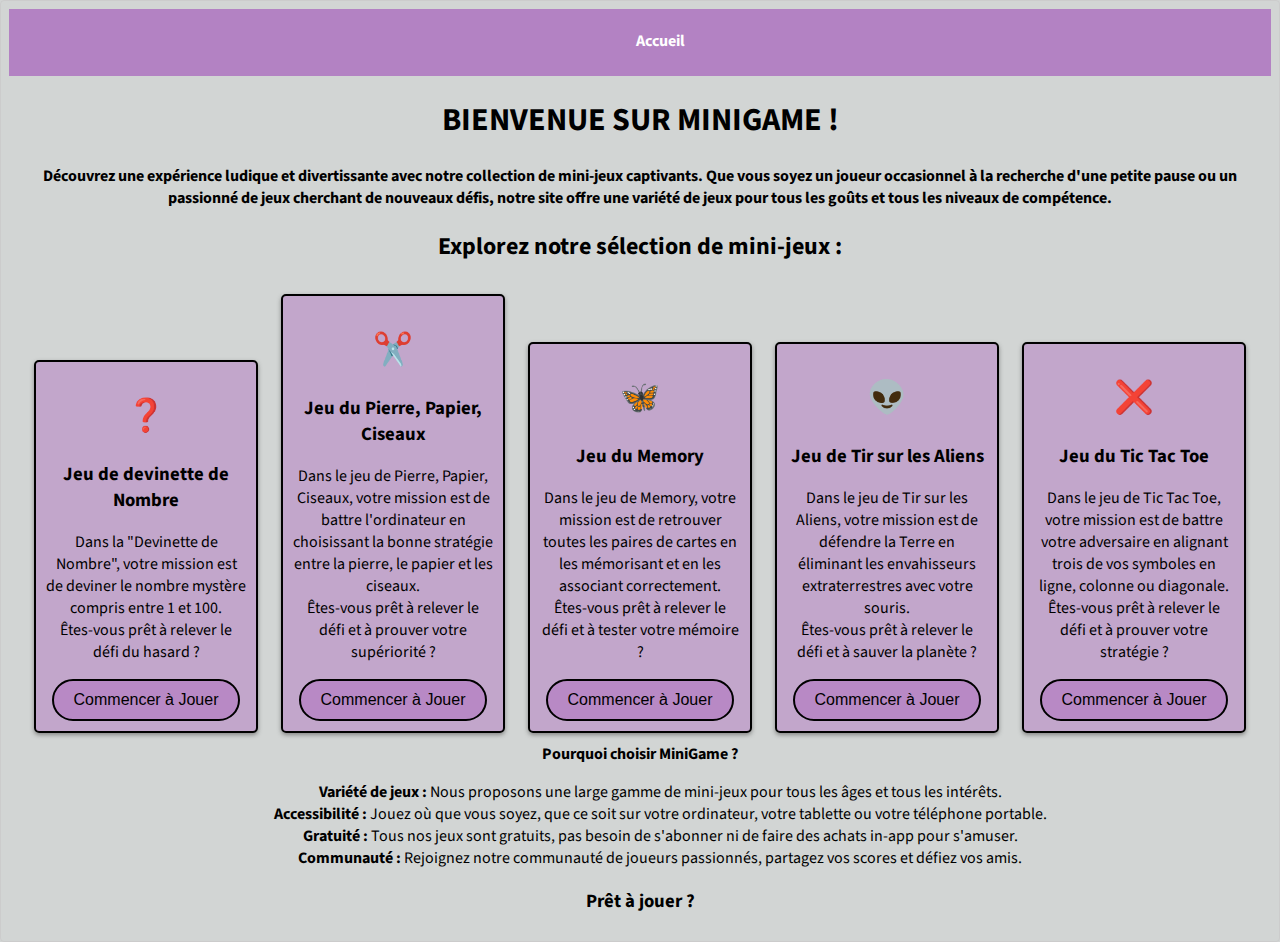
<file: index.html>
<!DOCTYPE html>
<html lang="fr">
<head>
    <meta charset="UTF-8">
    <meta name="viewport" content="width=device-width, initial-scale=1.0">
    <title>Document Test</title>
    <link rel="stylesheet" href="style.css">
    <link rel="preconnect" href="https://fonts.googleapis.com">
    <link rel="preconnect" href="https://fonts.gstatic.com" crossorigin>
    <link href="https://fonts.googleapis.com/css2?family=Bebas+Neue&family=Poppins:ital,wght@0,100;0,200;0,300;0,400;0,500;0,600;0,700;0,800;0,900;1,100;1,200;1,300;1,400;1,500;1,600;1,700;1,800;1,900&family=Roboto:ital,wght@0,100;0,300;0,400;0,500;0,700;0,900&family=Source+Sans+3:ital,wght@0,200..900;1,200..900&display=swap" rel="stylesheet">
</head>
<body>
    <header>
        <div class="navbar">
            <nav>
                <ul>
                    <li><a href="index.html"><b>Accueil</b></a></li>
                </ul>
            </nav>
        </div>
        <h1>BIENVENUE SUR MINIGAME !</h1>
    </header>

    <main>
        <section class="intro">
            <b>Découvrez une expérience ludique et divertissante avec notre collection de mini-jeux captivants.
            Que vous soyez un joueur occasionnel à la recherche d'une petite pause ou un passionné de jeux cherchant de 
            nouveaux défis, notre site offre une variété de jeux pour tous les goûts et tous les niveaux de compétence.</b>
        </section>
        
        <h2>Explorez notre sélection de mini-jeux :</h2>

        <section class="game">
            <h1>❓</h1>
            <h3>Jeu de devinette de Nombre</h3>
            <p>Dans la "Devinette de Nombre", votre mission est de deviner le nombre mystère compris entre 1 et 100.<br>
            Êtes-vous prêt à relever le défi du hasard ?</p>
            <button onclick="redirect('devinette-nb/devinette-nb.html')">Commencer à Jouer</button>
        </section>

        <section class="game">
            <h1>✂️</h1>
            <h3>Jeu du Pierre, Papier, Ciseaux</h3>
            <p>Dans le jeu de Pierre, Papier, Ciseaux, votre mission est de battre l'ordinateur en choisissant la bonne stratégie entre la pierre, le papier et les ciseaux.<br>
            Êtes-vous prêt à relever le défi et à prouver votre supériorité ?</p>
            <button onclick="redirect('ppc/ppc.html')">Commencer à Jouer</button>
        </section>

        <section class="game">
            <h1>🦋</h1>
            <h3>Jeu du Memory</h3>
            <p>Dans le jeu de Memory, votre mission est de retrouver toutes les paires de cartes en les mémorisant et en les associant correctement.<br>
            Êtes-vous prêt à relever le défi et à tester votre mémoire ?</p>
            <button onclick="redirect('memo/memo.html')">Commencer à Jouer</button>
        </section>

        <section class="game">
            <h1>👽</h1>
            <h3>Jeu de Tir sur les Aliens</h3>
            <p>Dans le jeu de Tir sur les Aliens, votre mission est de défendre la Terre en éliminant les envahisseurs extraterrestres avec votre souris.<br>
            Êtes-vous prêt à relever le défi et à sauver la planète ?</p>
            <button class="button-85" role="button" onclick="redirect('game-tire/game-tire.html')">Commencer à Jouer</button>
        </section>

        <section class="game">
            <h1>❌</h1>
            <div>
            <h3>Jeu du Tic Tac Toe</h3>
            <p>Dans le jeu de Tic Tac Toe, votre mission est de battre votre adversaire en alignant trois de vos symboles en ligne, colonne ou diagonale.<br>
            Êtes-vous prêt à relever le défi et à prouver votre stratégie ?</p>
            </div>
            <button class="button-85" role="button" onclick="redirect('tic-tac-toe/pagetictac.html')">Commencer à Jouer</button>
        </section>

        <br>
        <section class="outro">

          <strong>Pourquoi choisir MiniGame ?</strong>
        <ul>
            <li><b>Variété de jeux :</b> Nous proposons une large gamme de mini-jeux pour tous les âges et tous les intérêts.</li>
            <li><b>Accessibilité :</b> Jouez où que vous soyez, que ce soit sur votre ordinateur, votre tablette ou votre téléphone portable.</li>
            <li><b>Gratuité :</b> Tous nos jeux sont gratuits, pas besoin de s'abonner ni de faire des achats in-app pour s'amuser.</li>
            <li><b>Communauté :</b> Rejoignez notre communauté de joueurs passionnés, partagez vos scores et défiez vos amis.</li>
        </ul>
    </section> 

        <h3>Prêt à jouer ?</h3>
    </main>

    <script>
        function redirect(page) {
            window.location.href = page;
        }
    </script>
</body>
</html>
</file>
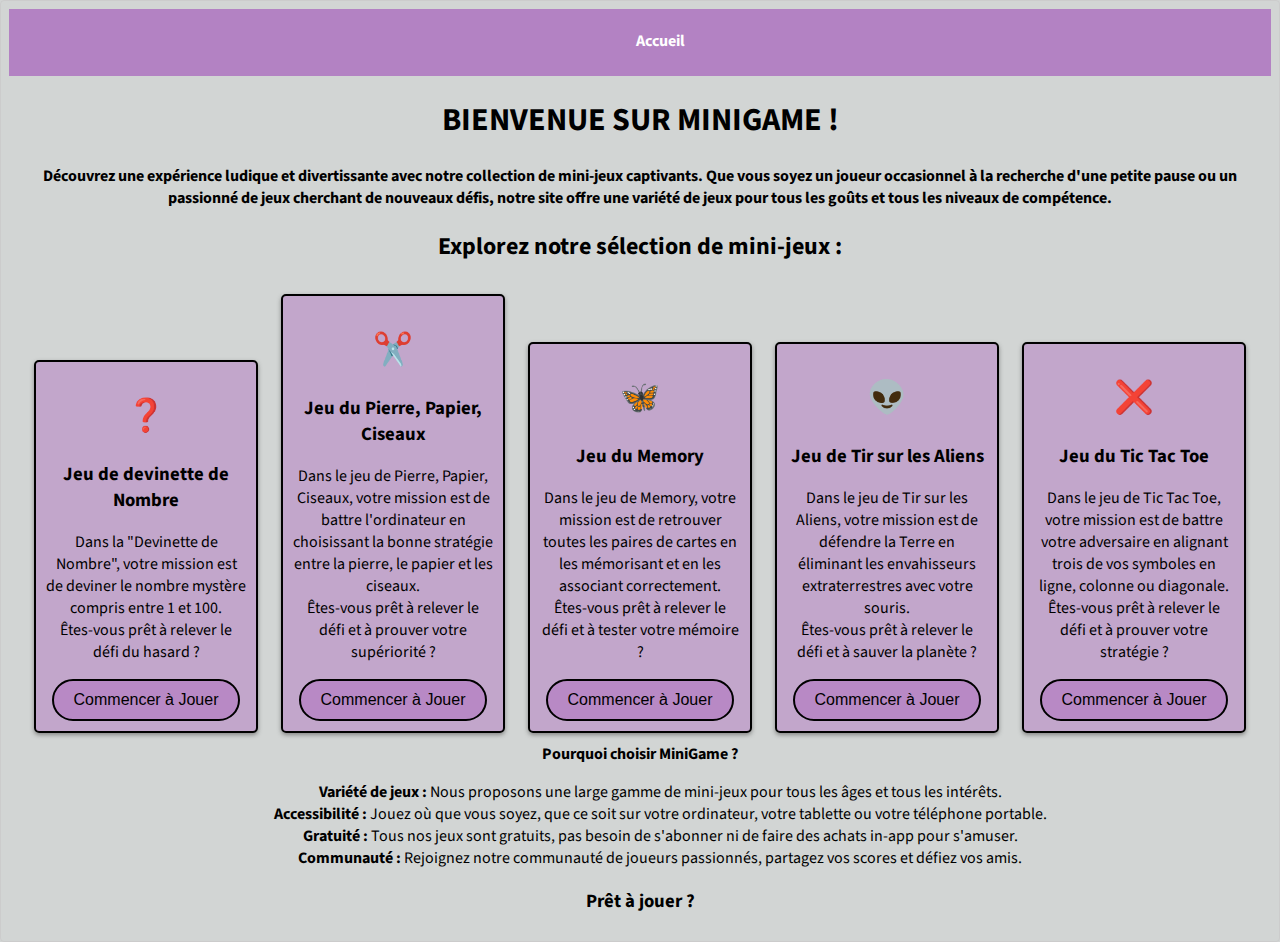
<file: jeux.html>
<!DOCTYPE html>
<html lang="fr">
<head>
    <meta charset="UTF-8">
    <meta name="viewport" content="width=device-width, initial-scale=1.0">
    <title>Document Test</title>
    <link rel="stylesheet" href="jeux.css">
    <link rel="preconnect" href="https://fonts.googleapis.com">
    <link rel="preconnect" href="https://fonts.gstatic.com" crossorigin>
    <link href="https://fonts.googleapis.com/css2?family=Bebas+Neue&family=Poppins:ital,wght@0,100;0,200;0,300;0,400;0,500;0,600;0,700;0,800;0,900;1,100;1,200;1,300;1,400;1,500;1,600;1,700;1,800;1,900&family=Roboto:ital,wght@0,100;0,300;0,400;0,500;0,700;0,900&family=Source+Sans+3:ital,wght@0,200..900;1,200..900&display=swap" rel="stylesheet">
</head>
<body>
    <header>
        <div class="navbar">
            <nav>
                <ul>
                    <li><a href="index.html"><b>Accueil</b></a></li>
                </ul>
            </nav>
        </div>
        <h1>BIENVENUE SUR MINIGAME !</h1>
    </header>

    <main>
        <section class="intro">
            <b>Découvrez une expérience ludique et divertissante avec notre collection de mini-jeux captivants.
            Que vous soyez un joueur occasionnel à la recherche d'une petite pause ou un passionné de jeux cherchant de 
            nouveaux défis, notre site offre une variété de jeux pour tous les goûts et tous les niveaux de compétence.</b>
        </section>
        
        <h2>Explorez notre sélection de mini-jeux :</h2>

        <section class="game">
            <h1>❓</h1>
            <h3>Jeu de devinette de Nombre</h3>
            <p>Dans la "Devinette de Nombre", votre mission est de deviner le nombre mystère compris entre 1 et 100.<br>
            Êtes-vous prêt à relever le défi du hasard ?</p>
            <button onclick="redirect('devinette-nb/devinette-nb.html')">Commencer à Jouer</button>
        </section>

        <section class="game">
            <h1>✂️</h1>
            <h3>Jeu du Pierre, Papier, Ciseaux</h3>
            <p>Dans le jeu de Pierre, Papier, Ciseaux, votre mission est de battre l'ordinateur en choisissant la bonne stratégie entre la pierre, le papier et les ciseaux.<br>
            Êtes-vous prêt à relever le défi et à prouver votre supériorité ?</p>
            <button onclick="redirect('ppc/ppc.html')">Commencer à Jouer</button>
        </section>

        <section class="game">
            <h1>🦋</h1>
            <h3>Jeu du Memory</h3>
            <p>Dans le jeu de Memory, votre mission est de retrouver toutes les paires de cartes en les mémorisant et en les associant correctement.<br>
            Êtes-vous prêt à relever le défi et à tester votre mémoire ?</p>
            <button onclick="redirect('memo/memo.html')">Commencer à Jouer</button>
        </section>

        <section class="game">
            <h1>👽</h1>
            <h3>Jeu de Tir sur les Aliens</h3>
            <p>Dans le jeu de Tir sur les Aliens, votre mission est de défendre la Terre en éliminant les envahisseurs extraterrestres avec votre souris.<br>
            Êtes-vous prêt à relever le défi et à sauver la planète ?</p>
            <button class="button-85" role="button" onclick="redirect('game-tire/game-tire.html')">Commencer à Jouer</button>
        </section>

        <section class="game">
            <h1>❌</h1>
            <div>
            <h3>Jeu du Tic Tac Toe</h3>
            <p>Dans le jeu de Tic Tac Toe, votre mission est de battre votre adversaire en alignant trois de vos symboles en ligne, colonne ou diagonale.<br>
            Êtes-vous prêt à relever le défi et à prouver votre stratégie ?</p>
            </div>
            <button class="button-85" role="button" onclick="redirect('tic-tac-toe/pagetictac.html')">Commencer à Jouer</button>
        </section>

        <br>
        <section class="outro">

          <strong>Pourquoi choisir MiniGame ?</strong>
        <ul>
            <li><b>Variété de jeux :</b> Nous proposons une large gamme de mini-jeux pour tous les âges et tous les intérêts.</li>
            <li><b>Accessibilité :</b> Jouez où que vous soyez, que ce soit sur votre ordinateur, votre tablette ou votre téléphone portable.</li>
            <li><b>Gratuité :</b> Tous nos jeux sont gratuits, pas besoin de s'abonner ni de faire des achats in-app pour s'amuser.</li>
            <li><b>Communauté :</b> Rejoignez notre communauté de joueurs passionnés, partagez vos scores et défiez vos amis.</li>
        </ul>
    </section> 

        <h3>Prêt à jouer ?</h3>
    </main>

    <script>
        function redirect(page) {
            window.location.href = page;
        }
    </script>
</body>
</html>
</file>
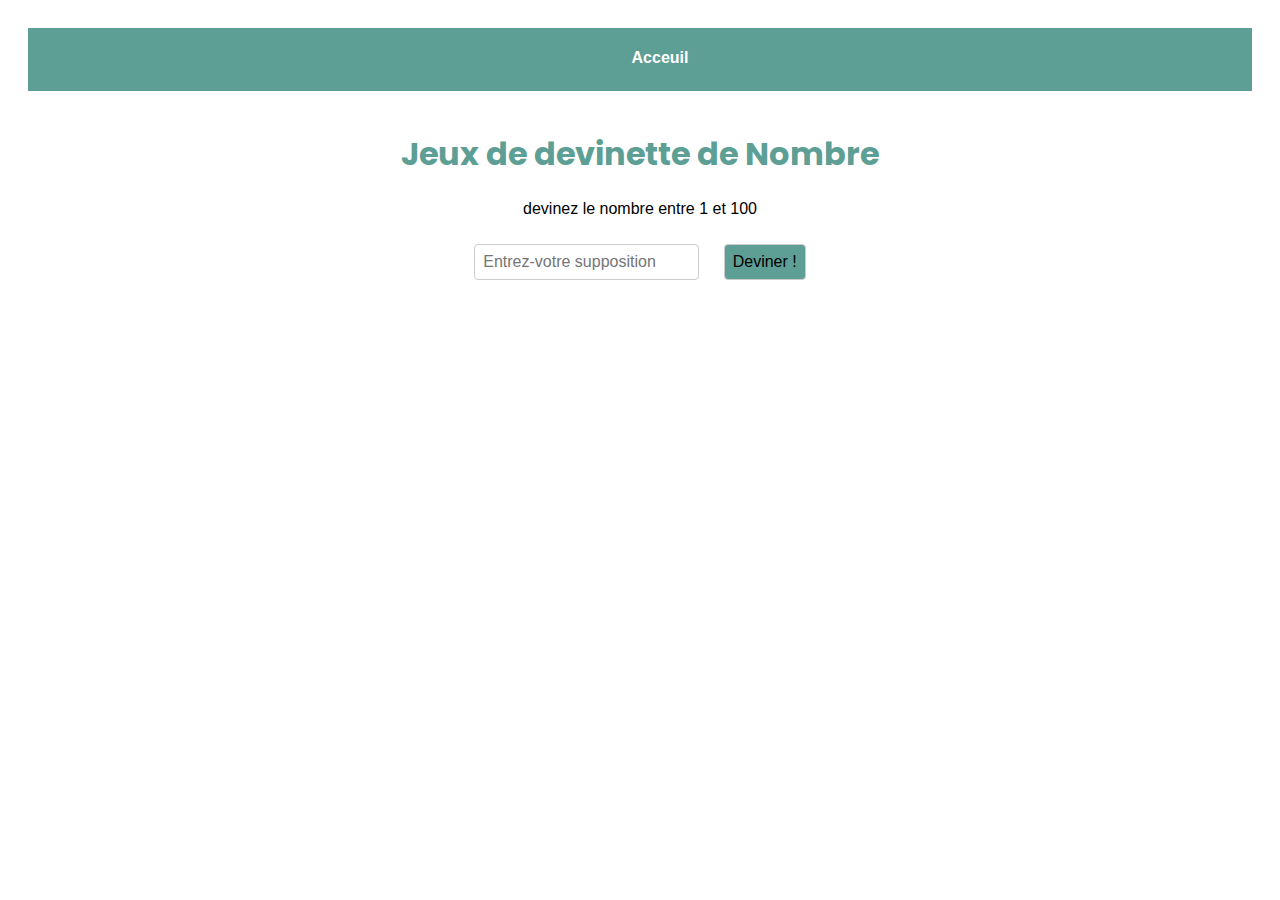
<file: devinette-nb/devinette-nb.html>
<!DOCTYPE html>
<html lang="fr">
<head>
    <meta charset="UTF-8">
    <meta name="viewport" content="width=device-width, initial-scale=1.0">
    <title>Jeux de devinette de Nombre</title>
    <link rel="stylesheet" href="devinette-nb.css">
    <link rel="preconnect" href="https://fonts.googleapis.com">
<link rel="preconnect" href="https://fonts.gstatic.com" crossorigin>
<link href="https://fonts.googleapis.com/css2?family=Bebas+Neue&family=Poppins:ital,wght@0,100;0,200;0,300;0,400;0,500;0,600;0,700;0,800;0,900;1,100;1,200;1,300;1,400;1,500;1,600;1,700;1,800;1,900&display=swap" rel="stylesheet">
</head>
<body>
    <header>
        <div class="navbar-content">
            <nav>
                <ul>
                    <li><a href="/jeux.html"><b>Acceuil</b></a></li>
                </ul>
            </nav>
        </div>
    </header>
    <br>
<section>
    <h1>Jeux de devinette de Nombre</h1>
    <p>devinez le nombre entre 1 et 100</p>
    <input type="number" id="guessInput" placeholder="Entrez-votre supposition">
    <button id="guessButton">Deviner !</button>
    <p id="result"></p>
</section>

    <script src="devinette-nb.js"> </script>   
</body>
</html>
</file>
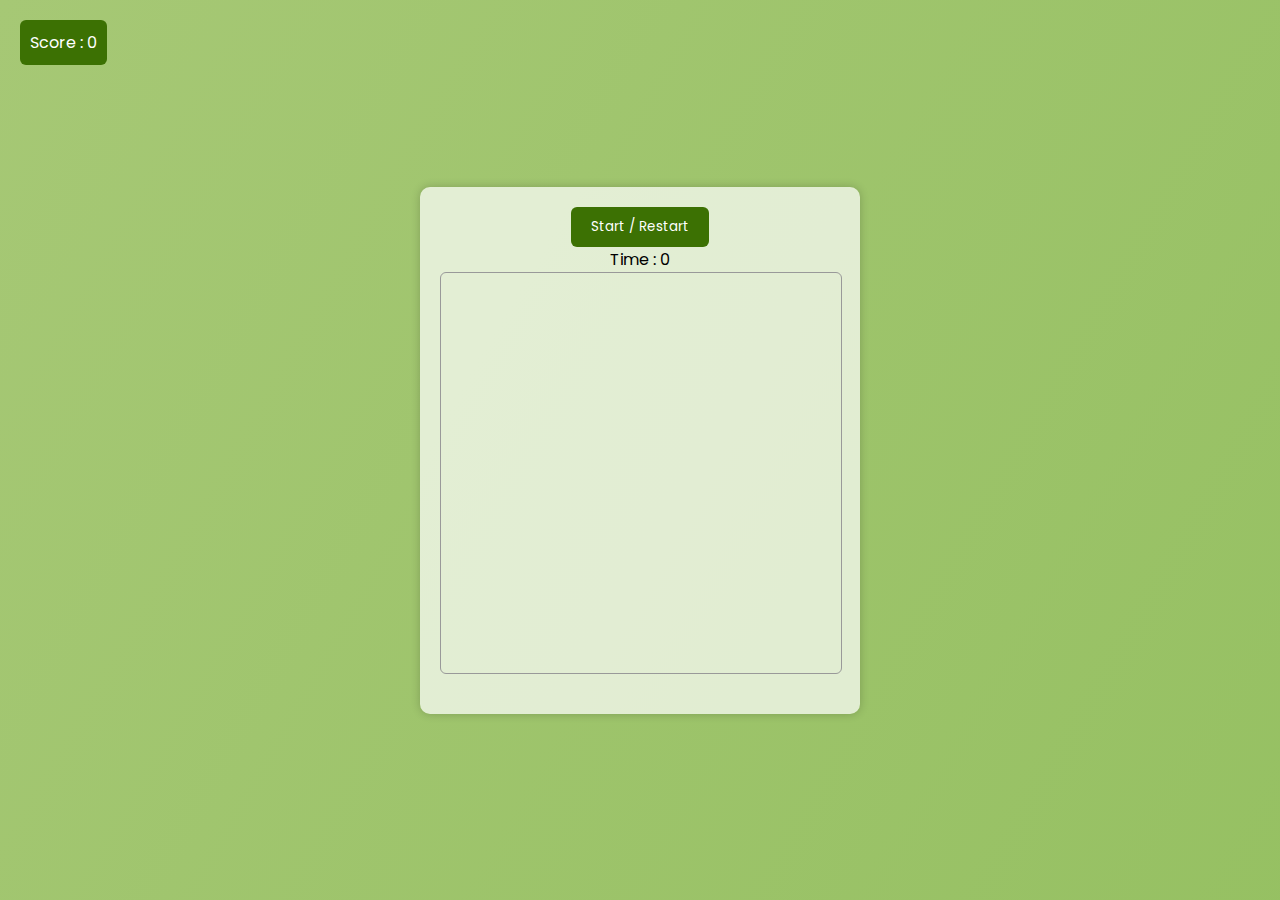
<file: game-tire/game-tire.html>
<!DOCTYPE html>
<html lang="fr">
<head>
    <meta charset="UTF-8">
    <meta name="viewport" content="width=device-width, initial-scale=1.0">
    <title>Jeu de Tir</title>
    <link rel="stylesheet" href="game-tire.css">
    <link rel="preconnect" href="https://fonts.googleapis.com">
    <link rel="preconnect" href="https://fonts.gstatic.com" crossorigin>
    <link href="https://fonts.googleapis.com/css2?family=Poppins:ital,wght@0,100;0,200;0,300;0,400;0,500;0,600;0,700;0,800;0,900;1,100;1,200;1,300;1,400;1,500;1,600;1,700;1,800;1,900&display=swap" rel="stylesheet">
</head>
<body>

<div class="game"> 
    <button class="start_btn">Start / Restart</button>
    <div class="game_infos">
        <span class="score-container">
            <span class="score">Score : 0</span>
        </span>
        <span class="time">Time : 0</span>
    </div>
    <div class="container"></div>
</div>
<script src="game-tire.js"></script>
</body>
</html>
</file>
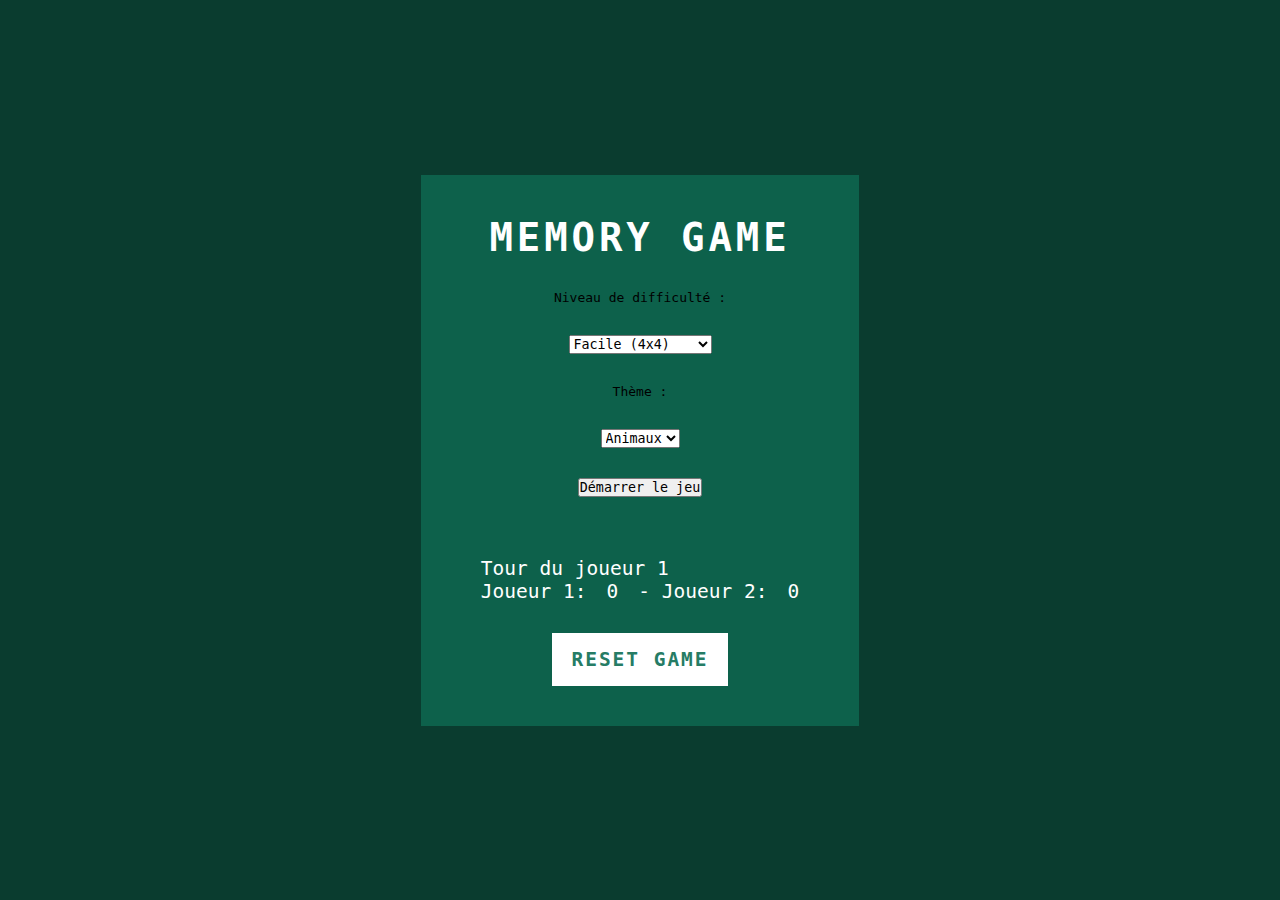
<file: memo/memo.html>
<!DOCTYPE html>
<html lang="fr">
<head>
    <meta charset="UTF-8">
    <meta name="viewport" content="width=device-width, initial-scale=1.0">
    <title>Memo</title>
    <link rel="stylesheet" type="text/css" href="memo.css">
</head>
<body>
    <div class="container">
        <h2>Memory Game</h2>
        <label for="difficulty">Niveau de difficulté :</label>
        <select id="difficulty">
            <option value="4">Facile (4x4)</option>
            <option value="6">Moyen (6x6)</option>
            <option value="8">Difficile (8x8)</option>
        </select>
        <label for="theme">Thème :</label>
        <select id="theme">
            <option value="animals">Animaux</option>
            <option value="fruits">Fruits</option>
        </select>
        <button onclick="startGame()">Démarrer le jeu</button>
        <div class="game"></div>
        <div>
            <span id="player-turn">Tour du joueur 1</span>
            <div id="scores">
                Joueur 1: <span id="player1-score">0</span> - Joueur 2: <span id="player2-score">0</span>
            </div>
        </div>
        <button class="reset" onclick="window.location.reload()">Reset Game</button>
    </div>
    <script src="memo.js"></script>
</body>
</html>
</file>
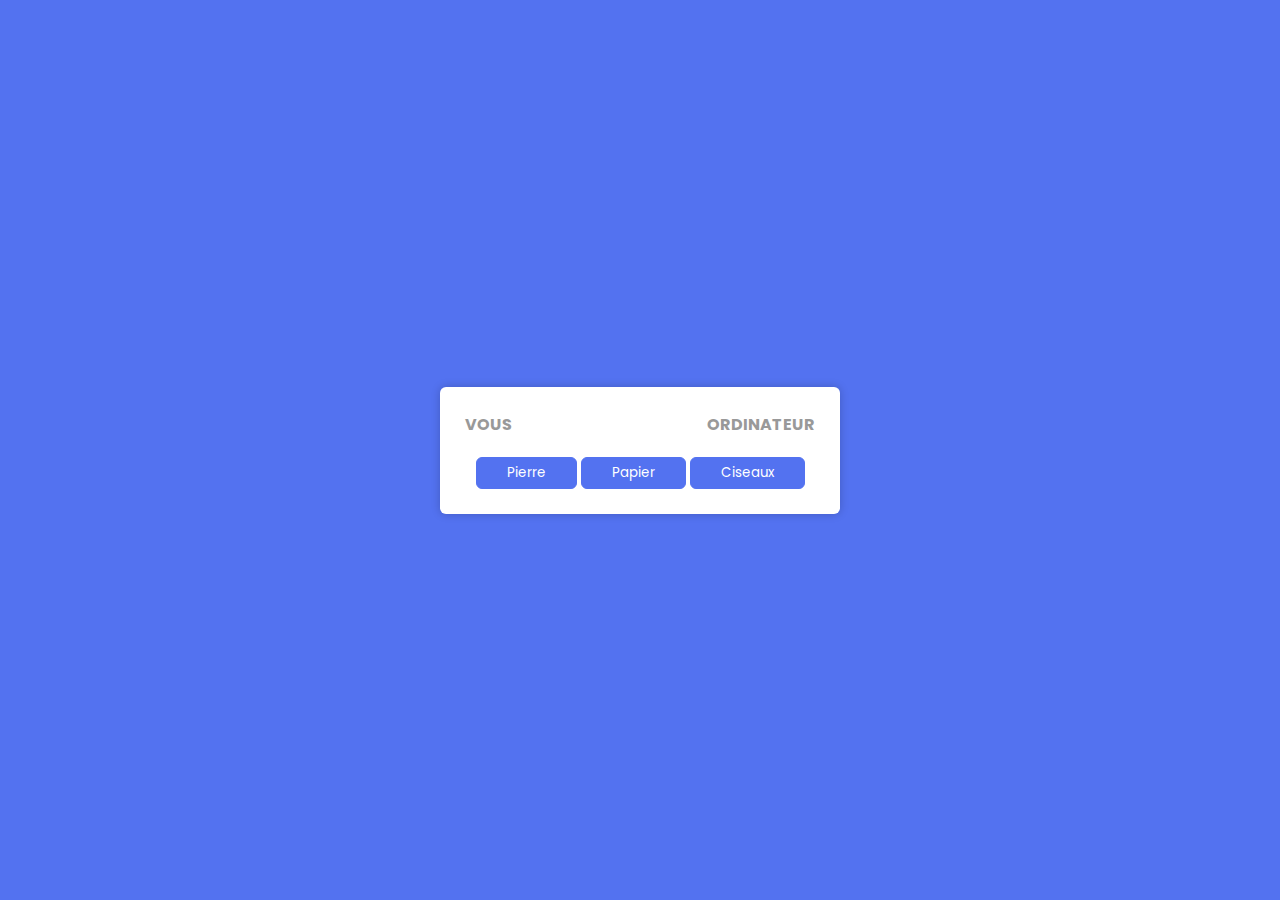
<file: ppc/ppc.html>
<!DOCTYPE html>
<html lang="fr">
<head>
    <meta charset="UTF-8">
    <meta name="viewport" content="width=device-width, initial-scale=1.0">
    <title>Document</title>
    <link rel="stylesheet" href="ppc.css">
    <link rel="preconnect" href="https://fonts.googleapis.com">
<link rel="preconnect" href="https://fonts.gstatic.com" crossorigin>
<link href="https://fonts.googleapis.com/css2?family=Bebas+Neue&family=Poppins:ital,wght@0,100;0,200;0,300;0,400;0,500;0,600;0,700;0,800;0,900;1,100;1,200;1,300;1,400;1,500;1,600;1,700;1,800;1,900&family=Roboto:ital,wght@0,100;0,300;0,400;0,500;0,700;0,900;1,100;1,300;1,400;1,500;1,700;1,900&family=Source+Sans+3:ital,wght@0,200..900;1,200..900&display=swap" rel="stylesheet">
</head>
<body>
    <section>
        <div class="choix">
        <h4>Vous<span id="choix-utilisateur"></span></h4>
        <h4>Ordinateur<span id="choix-ordinateur"></span></h4>
            </div>
        <h4><span id="resultat"></span></h4>
        <div class="bouttons_choix_jeu">
            <button id="pierre">pierre</button>
            <button id="papier">papier</button>
            <button id="ciseaux">ciseaux</button>
        </div>

    </section>

    <script src="ppc.js"></script>
</body>
</html>
</file>
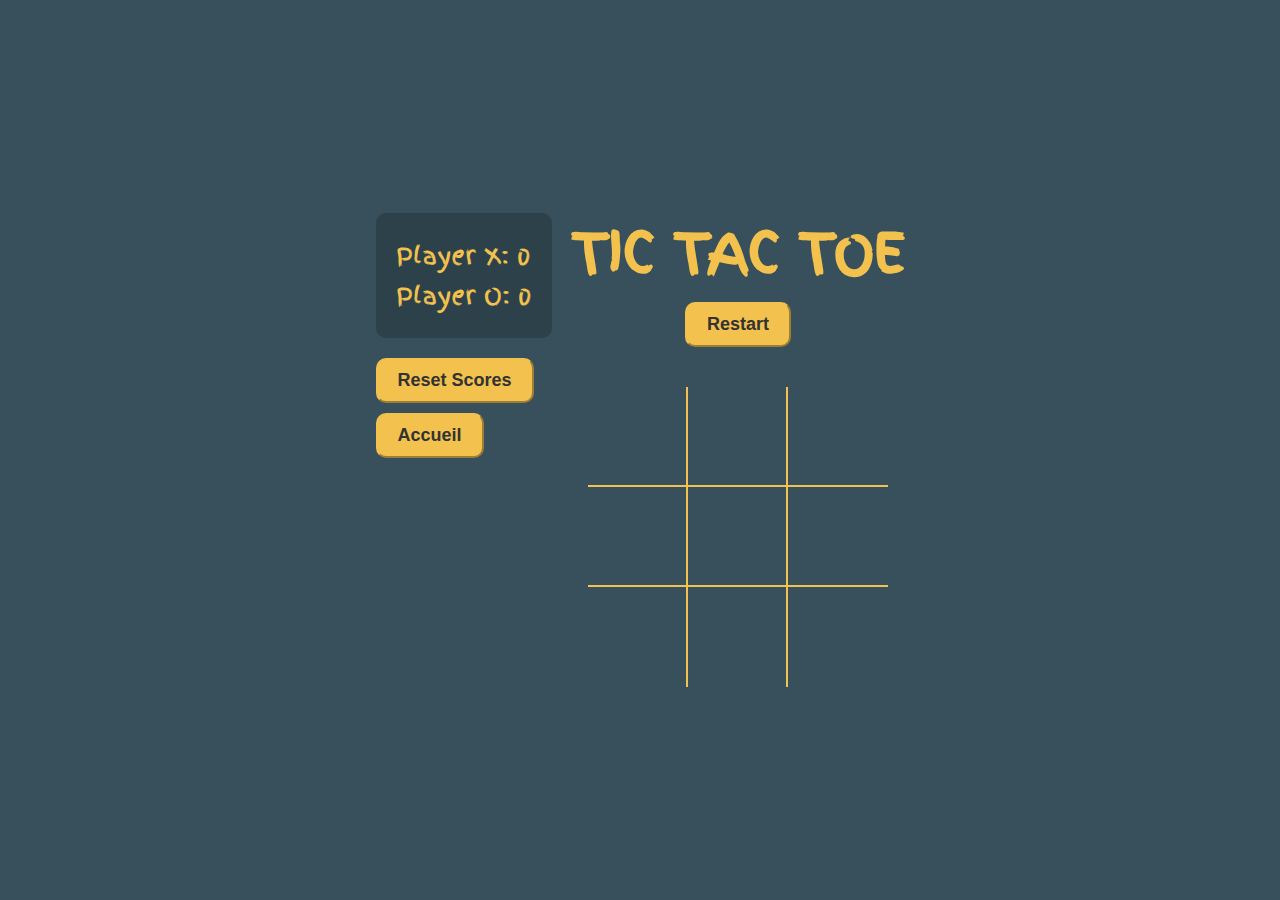
<file: tic-tac-toe/computerGame.html>
<!DOCTYPE html>
<html lang="fr">
<head>
    <meta charset="UTF-8">
    <meta http-equiv="X-UA-Compatible" content="IE=edge">
    <meta name="viewport" content="width=device-width, initial-scale=1.0">
    <title>Tic Tac Toe - Contre l'Ordinateur</title>
    <link rel="stylesheet" href="computerGame.css"> <!-- Assure-toi que ton fichier CSS est lié -->
    <link rel="preconnect" href="https://fonts.googleapis.com">
    <link rel="preconnect" href="https://fonts.gstatic.com" crossorigin>
    <link href="https://fonts.googleapis.com/css2?family=Finger+Paint&display=swap" rel="stylesheet"> 
</head>
<body>
    <div class="container">
        <div class="sidebar">
            <div id="scoreboard">
                <p>Player X: <span id="scoreX">0</span></p>
                <p>Player O: <span id="scoreO">0</span></p>
            </div>
            <button id="resetScoreBtn">Reset Scores</button>
            <button id="homeBtn">Accueil</button>
        </div>
        <div class="main">
            <h1 id="playerText">Tic Tac Toe</h1>
            <button id="restartBtn">Restart</button>
            <div id="gameboard">
                <div class="box" id="0"></div>
                <div class="box" id="1"></div>
                <div class="box" id="2"></div>
                <div class="box" id="3"></div>
                <div class="box" id="4"></div>
                <div class="box" id="5"></div>
                <div class="box" id="6"></div>
                <div class="box" id="7"></div>
                <div class="box" id="8"></div>
            </div>
        </div>
    </div>
    <script>
        document.getElementById('homeBtn').addEventListener('click', function() {
            window.location.href = 'pagetictac.html'; // Remplacez 'accueil.html' par l'URL de votre page d'accueil
        });
    </script>
    
    <script src="computerGame.js"></script> <!-- Nommons ce fichier computerGame.js -->
</body>
</html>
</file>
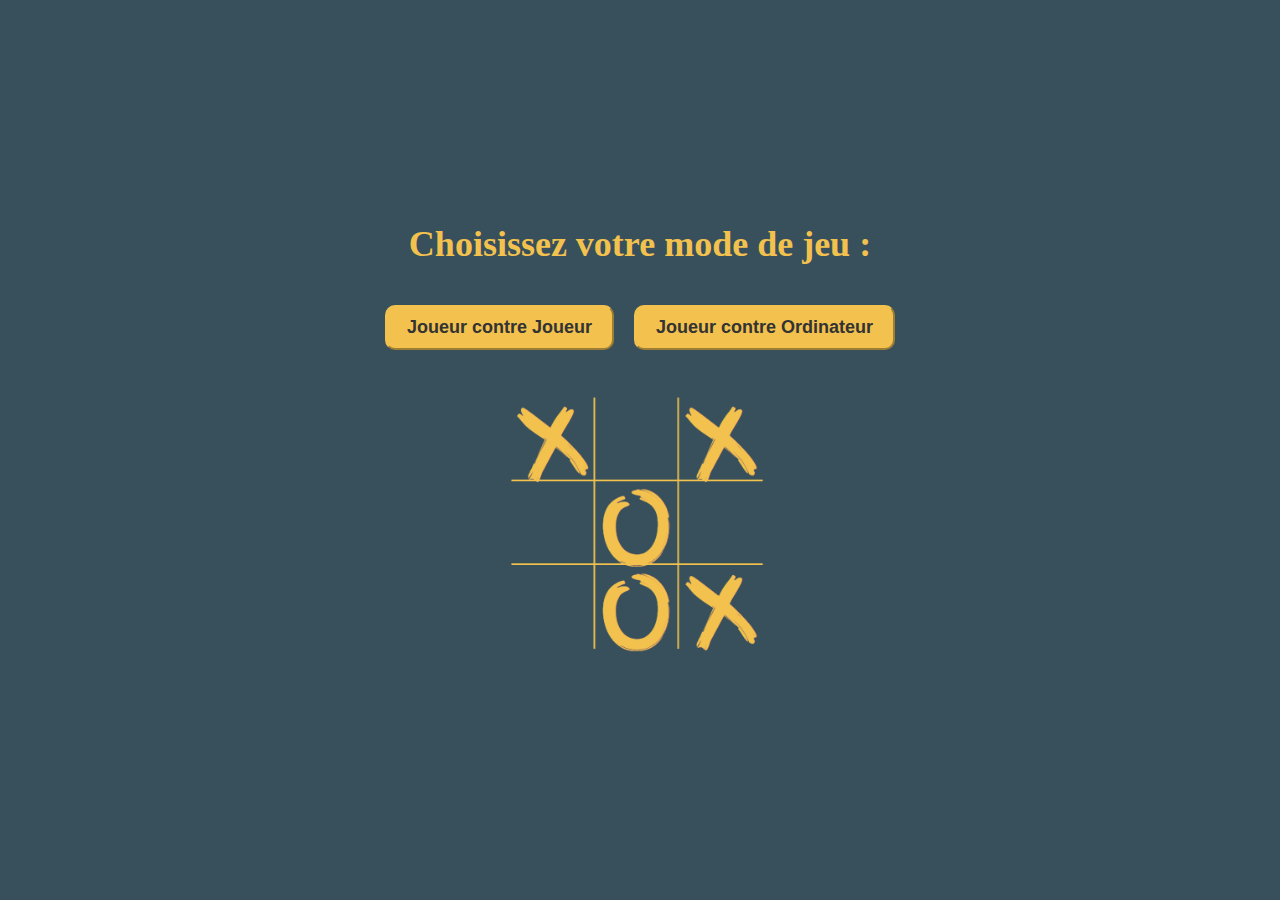
<file: tic-tac-toe/pagetictac.html>
<!DOCTYPE html>
<html lang="fr">
<head>
    <meta charset="UTF-8">
    <meta http-equiv="X-UA-Compatible" content="IE=edge">
    <meta name="viewport" content="width=device-width, initial-scale=1.0">
    <title>Tic Tac Toe - Choix du Mode</title>
    <link rel="stylesheet" href="pagetictac.css"> <!-- Assure-toi que ton fichier CSS est lié -->
</head>
<body>
    <div class="container">
        <h1>Choisissez votre mode de jeu :</h1>
        <div class="modes">
            <button id="playerMode">Joueur contre Joueur</button>
            <button id="computerMode">Joueur contre Ordinateur</button>
        </div>
        <div class="image-container">
            <img src="tac.png" alt="Tic Tac Toe Image">
        </div>
    </div>
    
    <script>
        document.getElementById('playerMode').addEventListener('click', function() {
            window.location.href = 'tictac.html'; // Redirige vers la page joueur.html pour le mode joueur contre joueur
        });

        document.getElementById('computerMode').addEventListener('click', function() {
            window.location.href = 'computerGame.html'; // Redirige vers la page ordinateur.html pour le mode joueur contre ordinateur
        });
    </script>
</body>
</html>
</file>
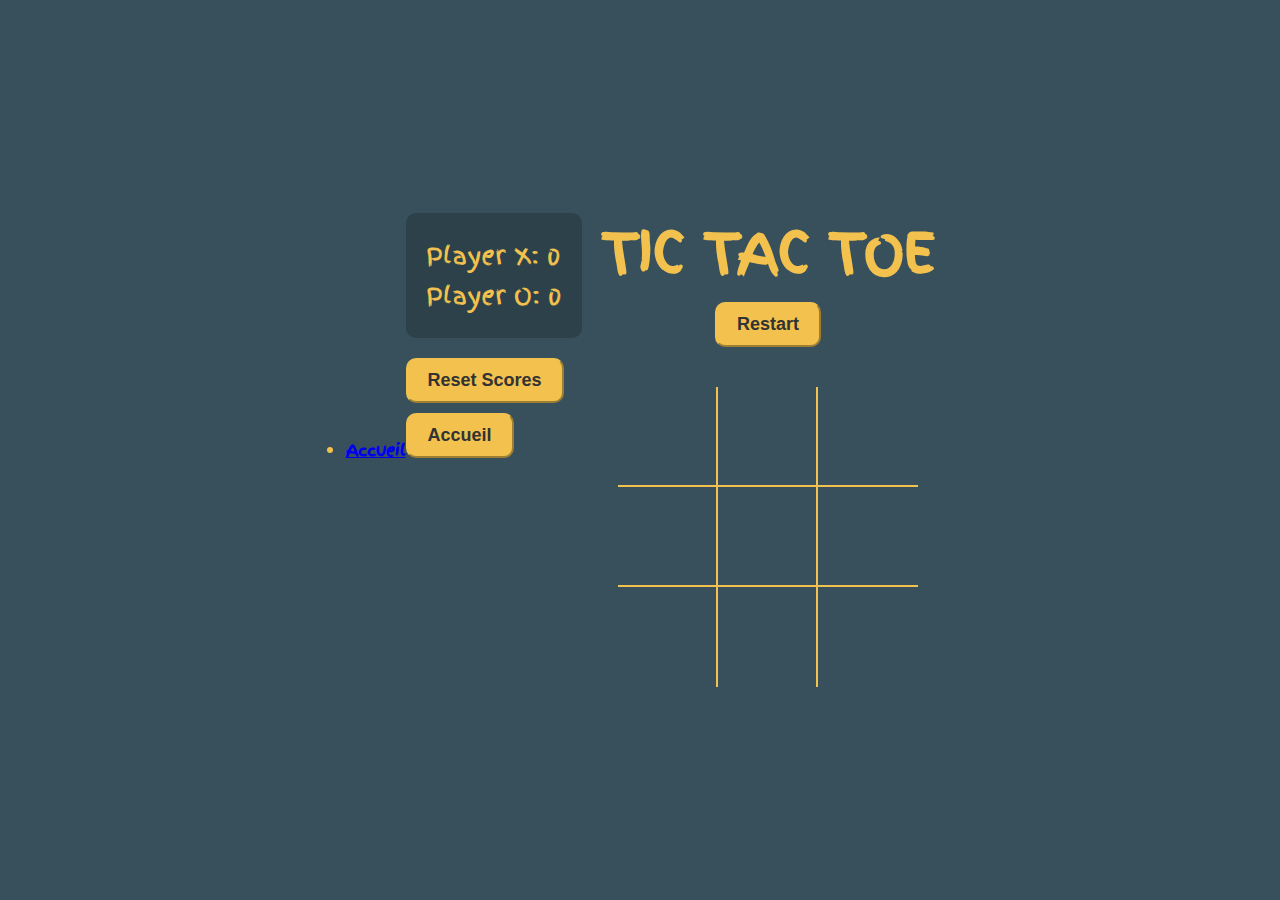
<file: tic-tac-toe/tictac.html>
<!DOCTYPE html>
<html lang="en">
<head>
    <meta charset="UTF-8">
    <meta http-equiv="X-UA-Compatible" content="IE=edge">
    <meta name="viewport" content="width=device-width, initial-scale=1.0">
    <title>Tic Tac Toe</title>
    <link rel="stylesheet" href="tictac.css">
    <link rel="preconnect" href="https://fonts.googleapis.com">
    <link rel="preconnect" href="https://fonts.gstatic.com" crossorigin>
    <link href="https://fonts.googleapis.com/css2?family=Finger+Paint&display=swap" rel="stylesheet"> 
</head>
<header>
    <div class="navbar">
        <nav>
            <ul>
                <li><a href="index.html"><b>Accueil</b></a></li>
            </ul>
        </nav>
    </div>
</header>
<body>
    <div class="container">
        <div class="sidebar">
            <div id="scoreboard">
                <p>Player X: <span id="scoreX">0</span></p>
                <p>Player O: <span id="scoreO">0</span></p>
            </div>
            <button id="resetScoreBtn">Reset Scores</button>
            <button id="homeBtn">Accueil</button>
        </div>
        <div class="main">
            <h1 id="playerText">Tic Tac Toe</h1>
            <button id="restartBtn">Restart</button>
            <div id="gameboard">
                <div class="box" id="0"></div>
                <div class="box" id="1"></div>
                <div class="box" id="2"></div>
                <div class="box" id="3"></div>
                <div class="box" id="4"></div>
                <div class="box" id="5"></div>
                <div class="box" id="6"></div>
                <div class="box" id="7"></div>
                <div class="box" id="8"></div>
            </div>
        </div>
    </div>
    <script>
    document.getElementById('homeBtn').addEventListener('click', function() {
        window.location.href = 'pagetictac.html'; // Remplacez 'accueil.html' par l'URL de votre page d'accueil
    });
</script>
    
    <script src="tictac.js"></script>
</body>
</html>
</file>
<file: style.css>
body { 
  margin: 0px;
  background-color: rgb(210 213 212);
  font-family: "Source Sans 3", sans-serif;
  border-radius: 4px; 
  border: 1px solid #ccc; 
  padding: 8px; 
  box-sizing: border-box;
  flex-direction: column;
  text-align: center;
}

header nav {
  background-color: rgb(179 130 195);
  padding: 5px;
  text-align: center;
}

header nav ul li {
  display: inline-block;
  margin: 0 15px;
  padding-bottom: 3px;
  transition: all 0.2s ease;
}

header nav ul li a {
  color: white;
  text-decoration: none;
}

.intro {
  text-align: center;
}

.game {
  background-color: rgba(166, 89, 187, 0.374);
  display: inline-block;
  width: 200px; 
  margin: 10px; 
  padding: 10px; 
  border: 2px solid #000000; 
  border-radius: 5px; 
  text-align: center; 
  box-shadow: 0 2px 4px rgba(59, 57, 57, 0.503);
}

.game-title {
  font-size: 36px; 
  margin-bottom: 10px;
}

ul {
  list-style-type: none;
}

button {
  background-color: rgba(166, 89, 187, 0.374); 
  color: black; 
  border: 2px solid black;
  border-radius: 25px; 
  padding: 10px 20px; 
  font-size: 16px; 
  cursor: pointer;
}
button:hover {
  background-color: rgba(211, 211, 211, 0.55);
}
</file>
<file: jeux.css>
body { 
  margin: 0px;
  background-color: rgb(210 213 212);
  font-family: "Source Sans 3", sans-serif;
  border-radius: 4px; 
  border: 1px solid #ccc; 
  padding: 8px; 
  box-sizing: border-box;
  flex-direction: column;
  text-align: center;
}

header nav {
  background-color: rgb(179 130 195);
  padding: 5px;
  text-align: center;
}

header nav ul li {
  display: inline-block;
  margin: 0 15px;
  padding-bottom: 3px;
  transition: all 0.2s ease;
}

header nav ul li a {
  color: white;
  text-decoration: none;
}

.intro {
  text-align: center;
}

.game {
  background-color: rgba(166, 89, 187, 0.374);
  display: inline-block;
  width: 200px; 
  margin: 10px; 
  padding: 10px; 
  border: 2px solid #000000; 
  border-radius: 5px; 
  text-align: center; 
  box-shadow: 0 2px 4px rgba(59, 57, 57, 0.503);
}

.game-title {
  font-size: 36px; 
  margin-bottom: 10px;
}

ul {
  list-style-type: none;
}

button {
  background-color: rgba(166, 89, 187, 0.374); 
  color: black; 
  border: 2px solid black;
  border-radius: 25px; 
  padding: 10px 20px; 
  font-size: 16px; 
  cursor: pointer;
}
button:hover {
  background-color: rgba(211, 211, 211, 0.55);
}
</file>
<file: devinette-nb/devinette-nb.css>
body {
    font-family: Arial, sans-serif;
    text-align: center;
    padding: 20px;
}



  h1 {
    font-family: "Poppins", sans-serif;
    text-align: center;
    color: #5d9e95;
}
header nav {
    background-color: #5d9e95;
    padding: 5px;
    text-align: center;
}

header nav ul li {
    display: inline-block;
    margin: 0 15px;
    padding-bottom: 3px;
    transition: all 0.2s ease;
}

header nav ul li a {
    color: white;
    text-decoration: none;
}
input, button {
    padding: 10px;
    margin: 10px;
    font-size: 16px;
    padding:8px;
    padding-top:5px;
    padding-bottom:20px;
    border-radius: 4px; 
    border: 1px solid #ccc; 
    padding: 8px; 
    box-sizing: border-box;
}

button{
    background-color: #5d9e95;
}

#result {
    margin-top: 20px;
    font-weight: bold;
}
</file>
<file: game-tire/game-tire.css>
* {
    margin: 0;
    padding: 0;
    font-family: 'Poppins', sans-serif;
}

body {
    display: flex;
    align-items: center;
    justify-content: center;
    height: 100vh;
    background: linear-gradient(120deg, #a6c875, #82b74b, #5aa621);
    background-size: 600% 100%;
    animation: gradientBG 10s ease infinite;
}

.game {
    text-align: center;
    background-color: rgba(255, 255, 255, 0.7);
    padding: 20px;
    border-radius: 10px;
    box-shadow: 0 0 10px rgba(0, 0, 0, 0.2);
    width: 400px; /* Réduit la largeur du conteneur de jeu */
}

.game-infos {
    display: flex;
    justify-content: space-between;
    margin-bottom: 20px;
}

.container {
    position: relative;
    height: 400px;
    width: 400px; /* Ajuste la largeur du conteneur de jeu */
    border: 1px solid #999;
    cursor: crosshair;
    margin: 0 auto;
    margin-bottom: 20px;
    border-radius: 6px;
    overflow: hidden;
}

#target {
    height: 60px;
    width: 60px;
    position: absolute;
    transition: 0.25s;
    animation: animateTarget 10s infinite;
}

button {
    padding: 10px 20px;
    background-color: #3C7103;
    border: 0;
    color: #fff;
    border-radius: 6px;
    cursor: pointer;
}

.score-container {
    position: absolute;
    top: 20px;
    left: 20px;
    background-color: #3C7103;
    color: #fff;
    padding: 10px;
    border-radius: 6px;
    display: inline-block;
}

@keyframes animateTarget {
    to {
        transform: translateY(-200px) rotate(90deg);
    }
}

@keyframes gradientBG {
    0% {
        background-position: 0 50%;
    }
    50% {
        background-position: 100% 50%;
    }
    100% {
        background-position: 0 50%;
    }
}
</file>
<file: memo/memo.css>
* {
    margin: 0;
    padding: 0;
    box-sizing: border-box;
    font-family: monospace;
}

body {
    display: flex;
    justify-content: center;
    align-items: center;
    min-height: 100vh;
    background: #0a3c2f;
}

.container {
    position: relative;
    display: flex;
    justify-content: center;
    align-items: center;
    flex-direction: column;
    gap: 30px;
    background: #0d614b;
    padding: 40px 60px;
}

h2 {
    font-size: 3em;
    color: #fff;
    text-transform: uppercase;
    letter-spacing: 0.1em;
}

.reset {
    padding: 15px 20px;
    color: #267c65;
    background: #fff;
    border: none;
    font-size: 1.5em;
    letter-spacing: 0.1em;
    text-transform: uppercase;
    cursor: pointer;
    font-weight: 600;
}

.reset:focus {
    color: #fff;
    background: #267c65;
}

.game {
    display: grid;
    gap: 10px;
    justify-content: center;
    align-items: center;
    transform-style: preserve-3d;
    perspective: 500px;
}

/* Grilles dynamiques en fonction de la difficulté */
.grid-4 {
    grid-template-columns: repeat(4, 100px);
    width: 440px; /* Ajusté pour inclure les marges */
    height: 440px; /* Ajusté pour inclure les marges */
}

.grid-6 {
    grid-template-columns: repeat(6, 70px);
    width: 440px; /* Ajusté pour inclure les marges */
    height: 440px; /* Ajusté pour inclure les marges */
}

.grid-8 {
    grid-template-columns: repeat(8, 50px);
    width: 440px; /* Ajusté pour inclure les marges */
    height: 440px; /* Ajusté pour inclure les marges */
}

.item {
    position: relative;
    display: flex;
    justify-content: center;
    align-items: center;
    font-size: 3em;
    background: #fff;  
    transition: transform 0.25s;
    transform: rotateY(180deg);
}

.item.boxOpen {
    transform: rotateY(0deg);
}

.item::after {
    content: '';
    position: absolute;
    inset: 0;
    background: #209d7b;
    transition: transform 0.25s;
    transform: rotateY(0deg);
    backface-visibility: hidden;
}

.boxOpen::after,
.boxMatch::after {
    transform: rotateY(180deg);
}

/* Styles pour le score et le tour des joueurs */
#player-turn {
    font-size: 1.5em;
    color: #fff;
}

#scores {
    display: flex;
    justify-content: center;
    gap: 20px;
    font-size: 1.5em;
    color: #fff;
}
</file>
<file: ppc/ppc.css>
*{
    margin: 0;
    padding: 0;
    box-sizing: border-box;
    font-family: "Poppins", sans-serif;
}

body{
    display: flex;
    align-items: center;
    justify-content: center;
    height: 100vh;
    flex-direction: column;
    background-color: #5372f0;
}

section{
    display: flex;
    flex-direction: column;
    align-items: center;
    width: 400px;
    background-color: #fff;
    padding: 25px;
    box-shadow: 0 0 10px rgba(0,0,0,0.2);
    border-radius: 6px;
}

.choix{
    display: flex;
    width: 100%;
    justify-content: space-between;
}
.choix h4{
    display: flex;
    flex-direction: column;
    align-items: center;
    text-transform: uppercase;
    color: #999;
}

img {
    width: 60px;
    height: 60px;
    margin: 20px 0;
}

button{
    padding: 5px 30px;
    margin-top: 20px;
    border: 1px solid #5372f0;
    background-color: #5372f0;
    color: #fff;
    cursor: pointer;
    border-radius: 6px;
    text-transform: capitalize;
}

button:focus{
    background: #fff;
    color: #5372f0;
}
</file>
<file: tic-tac-toe/computerGame.css>
* {
    padding: 0;
    margin: 0;
    box-sizing: border-box;
}

:root {
    --orange: #F2C14E;
    --winning-blocks: #2d414b;
}

body {
    color: var(--orange);
    font-family: 'Finger Paint', cursive;
    display: flex;
    justify-content: center; /* Centrer horizontalement */
    align-items: center;
    height: 100vh;
    background-color: #37505C;
}

h1 {
    font-size: 54px;
    text-transform: uppercase;
}

.container {
    display: flex;
    flex-direction: row;
    align-items: flex-start;
}

.sidebar {
    display: flex;
    flex-direction: column;
    align-items: flex-start;
    margin-right: 20px;
}

#scoreboard {
    background-color: #2d414b;
    padding: 20px;
    border-radius: 10px;
    font-size: 24px;
    margin-bottom: 10px;
}

#scoreboard p {
    margin: 5px 0;
}

.main {
    display: flex;
    flex-direction: column;
    align-items: center; /* Centrer verticalement */
}

#gameboard {
    width: 300px;
    display: flex;
    flex-wrap: wrap;
    margin-top: 40px;
}

.box {
    height: 100px;
    width: 100px;
    display: flex;
    align-items: center;
    justify-content: center;
    color: var(--orange);
    font-size: 120px;
    border-right: 2px solid;
    border-bottom: 2px solid;
}

.box:nth-child(3n) {
    border-right: none;
}

.box:nth-child(6) ~ .box {
    border-bottom: none;
}

button {
    padding: 10px 20px;
    border-radius: 10px;
    background-color: var(--orange);
    color: #333;
    border-color: var(--orange);
    font-size: 18px;
    transition: 200ms transform;
    font-weight: 600;
    margin-top: 10px;
}

button:hover {
    cursor: pointer;
    transform: translateY(-2px);
}
</file>
<file: tic-tac-toe/pagetictac.css>
* {
    padding: 0;
    margin: 0;
    box-sizing: border-box;
}

:root {
    --orange: #F2C14E;
}

body {
    color: var(--orange);
    font-family: 'Finger Paint', cursive;
    display: flex;
    justify-content: center;
    align-items: center;
    height: 100vh;
    background-color: #37505C;
}

.container {
    text-align: center;
}

h1 {
    font-size: 36px;
    margin-bottom: 40px;
}

.modes {
    display: flex;
    justify-content: center;
}

button {
    padding: 10px 20px;
    margin: 0 10px;
    border-radius: 10px;
    background-color: var(--orange);
    color: #333;
    border-color: var(--orange);
    font-size: 18px;
    transition: 200ms transform;
    font-weight: 600;
}

button:hover {
    cursor: pointer;
    transform: translateY(-2px);
}

/* Styles existants */

.image-container {
    margin-top: 40px;
}

.image-container img {
    width: 300px; /* Ajuste la taille de l'image selon tes préférences */
    height: auto; /* Garantit que l'image respecte les proportions */
}
</file>
<file: tic-tac-toe/tictac.css>
* {
    padding: 0;
    margin: 0;
    box-sizing: border-box;
}

:root {
    --orange: #F2C14E;
    --winning-blocks: #2d414b;
}

body {
    color: var(--orange);
    font-family: 'Finger Paint', cursive;
    display: flex;
    justify-content: center; /* Centrer horizontalement */
    align-items: center;
    height: 100vh;
    background-color: #37505C;
}

h1 {
    font-size: 54px;
    text-transform: uppercase;
}

.container {
    display: flex;
    flex-direction: row;
    align-items: flex-start;
}

.sidebar {
    display: flex;
    flex-direction: column;
    align-items: flex-start;
    margin-right: 20px;
}

#scoreboard {
    background-color: #2d414b;
    padding: 20px;
    border-radius: 10px;
    font-size: 24px;
    margin-bottom: 10px;
}

#scoreboard p {
    margin: 5px 0;
}

.main {
    display: flex;
    flex-direction: column;
    align-items: center; /* Centrer verticalement */
}

#gameboard {
    width: 300px;
    display: flex;
    flex-wrap: wrap;
    margin-top: 40px;
}

.box {
    height: 100px;
    width: 100px;
    display: flex;
    align-items: center;
    justify-content: center;
    color: var(--orange);
    font-size: 120px;
    border-right: 2px solid;
    border-bottom: 2px solid;
}

.box:nth-child(3n) {
    border-right: none;
}

.box:nth-child(6) ~ .box {
    border-bottom: none;
}

button {
    padding: 10px 20px;
    border-radius: 10px;
    background-color: var(--orange);
    color: #333;
    border-color: var(--orange);
    font-size: 18px;
    transition: 200ms transform;
    font-weight: 600;
    margin-top: 10px;
}

button:hover {
    cursor: pointer;
    transform: translateY(-2px);
}
</file>
